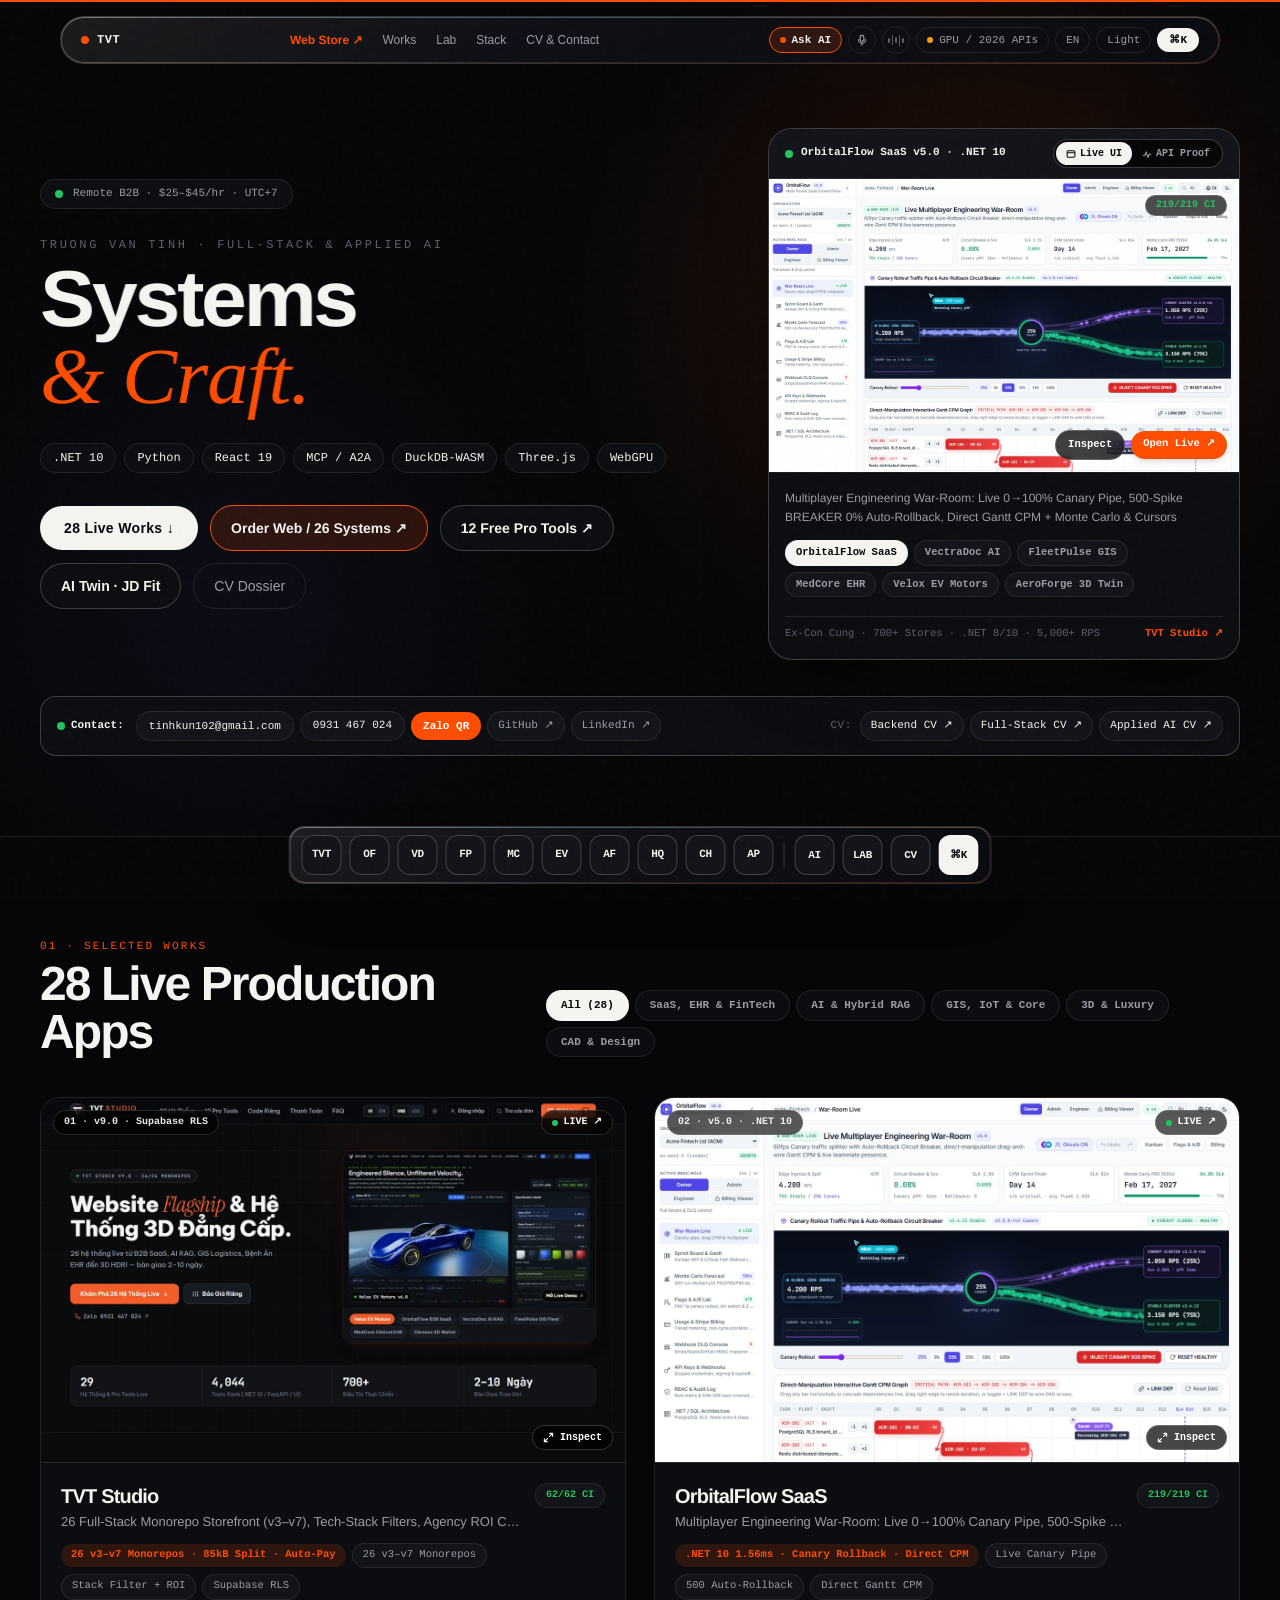
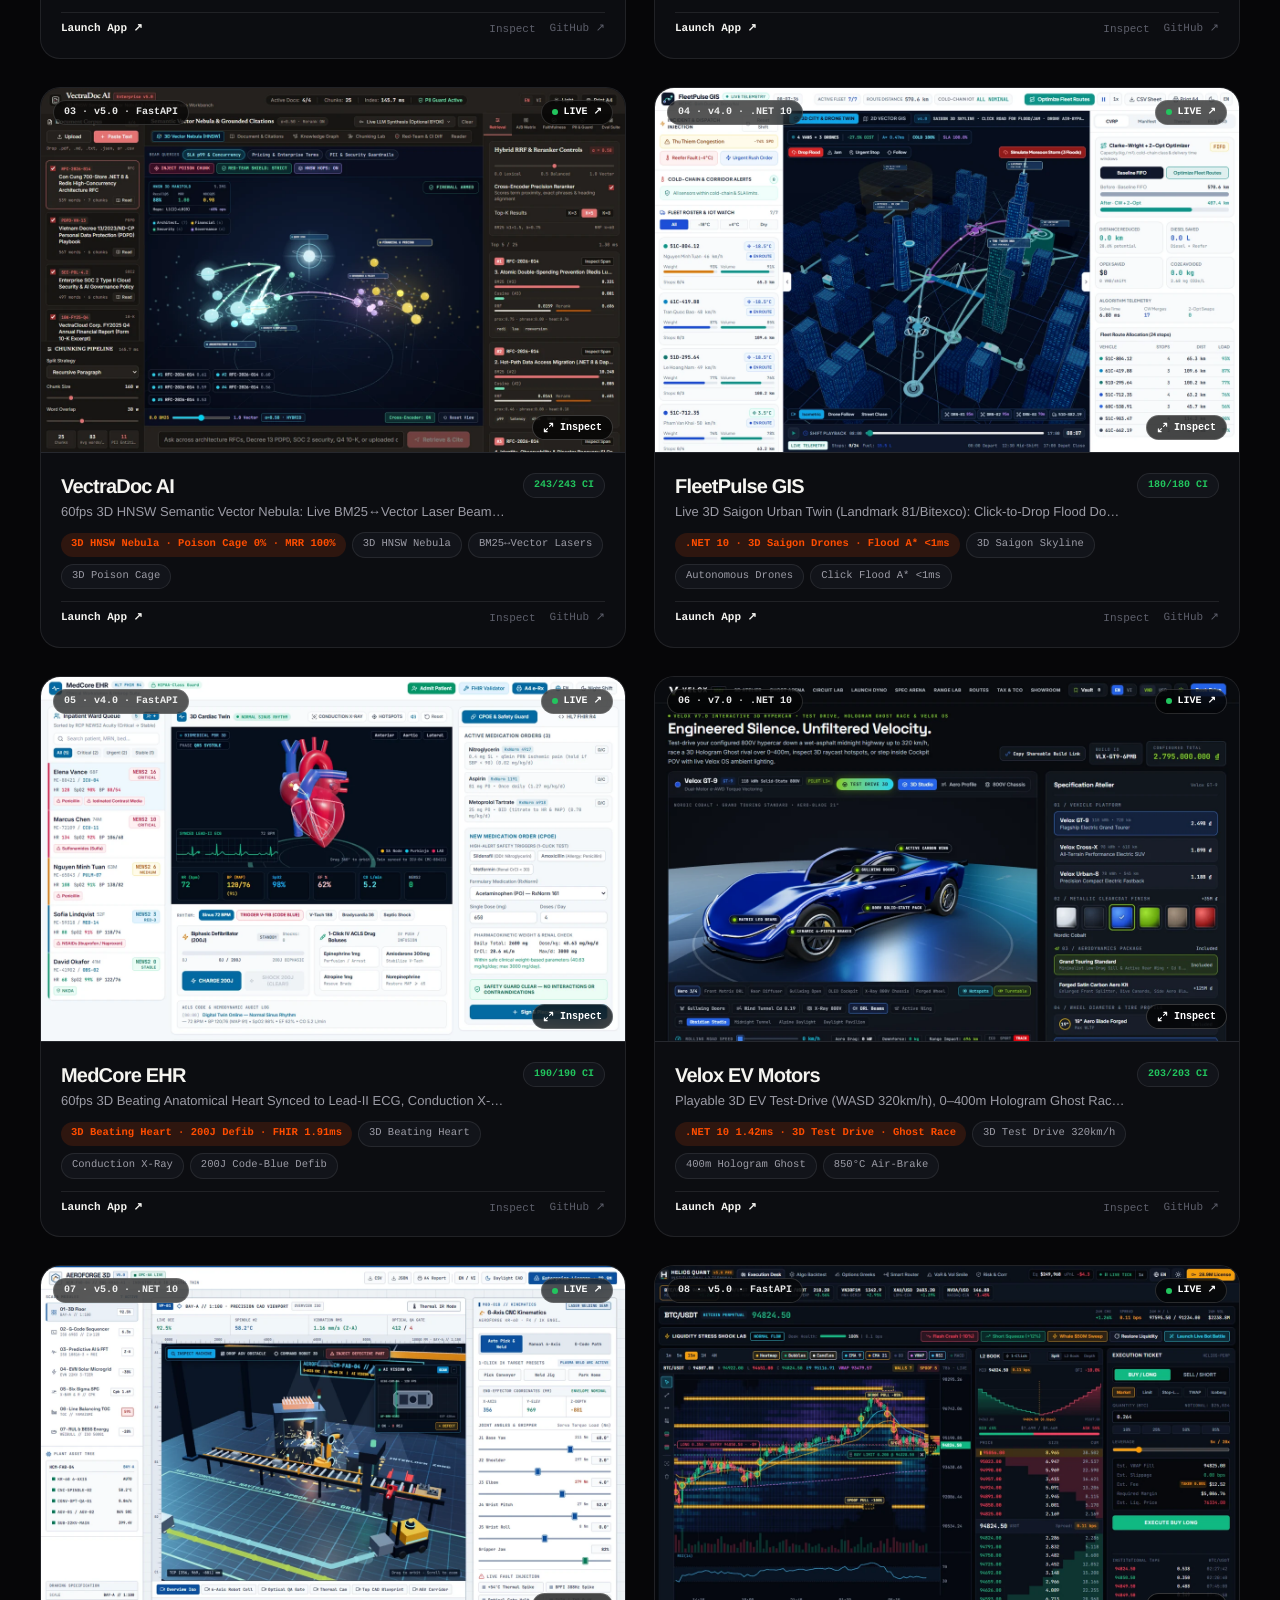
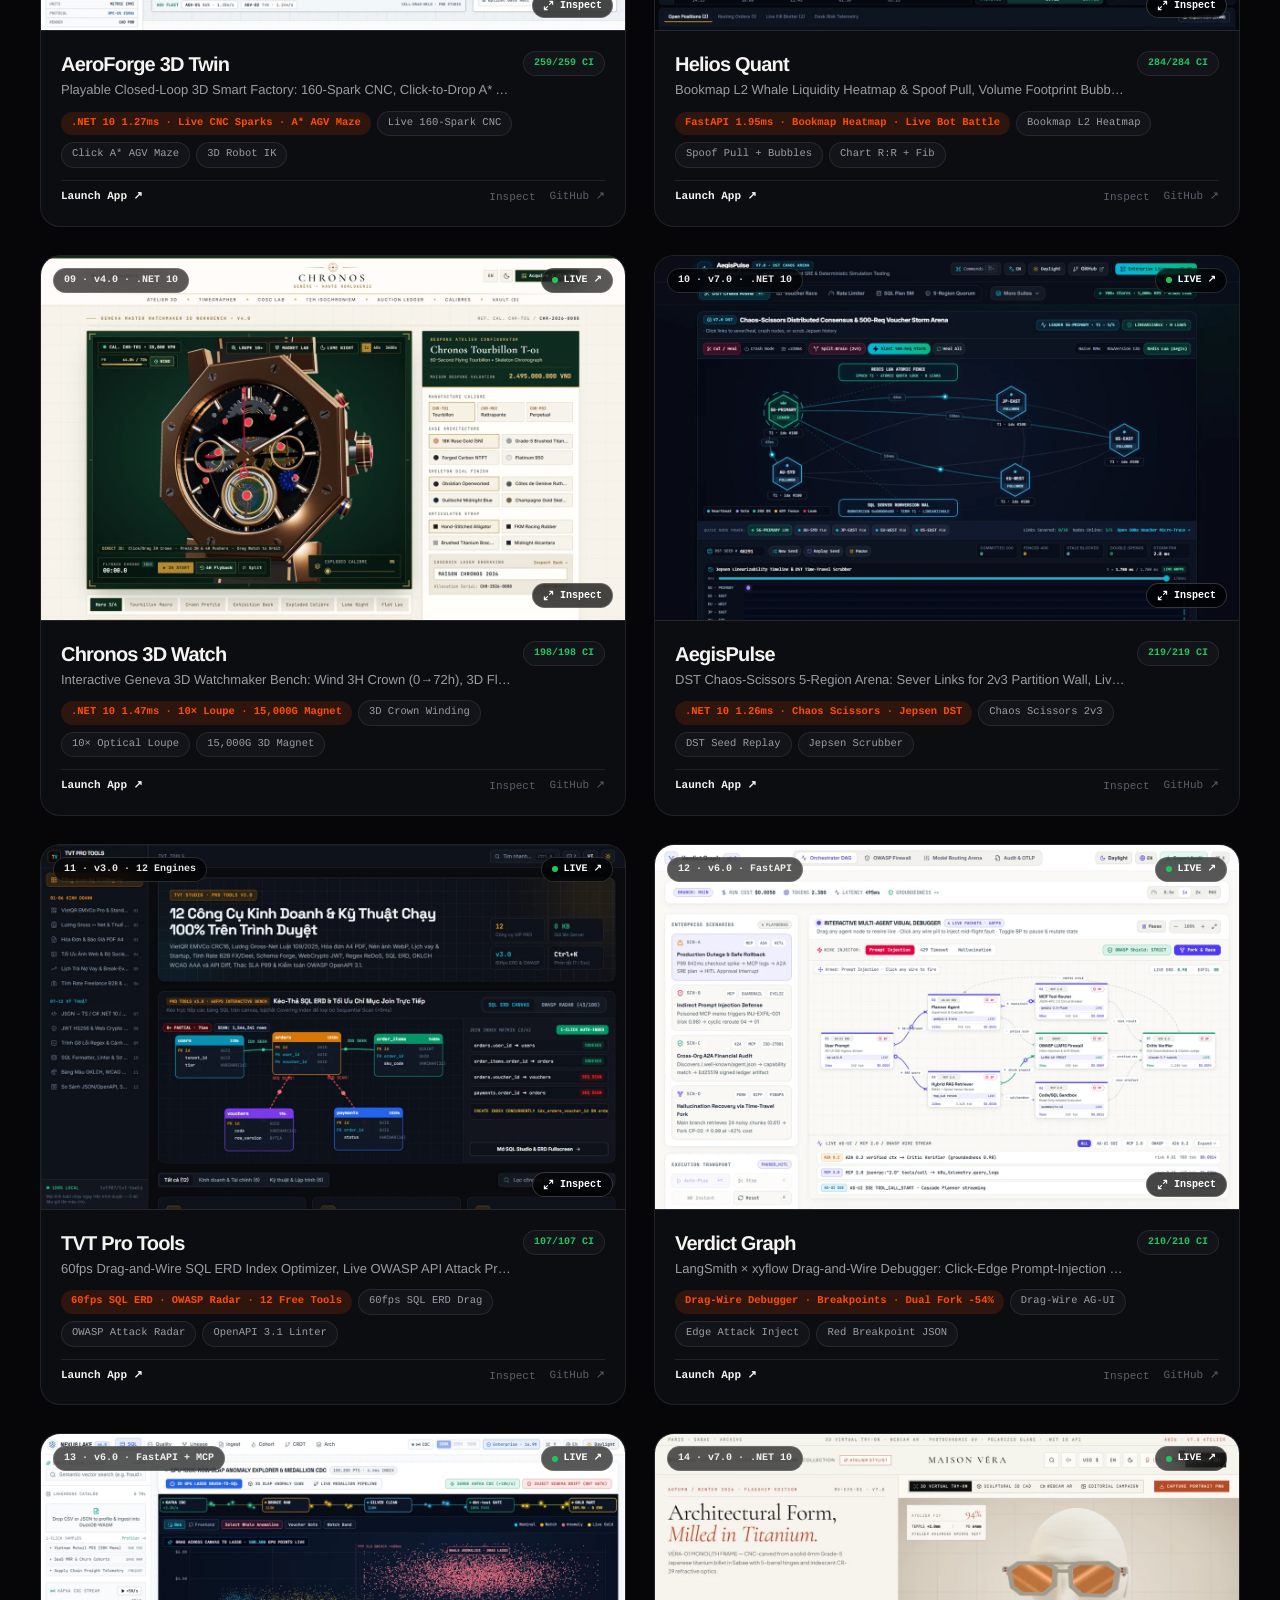
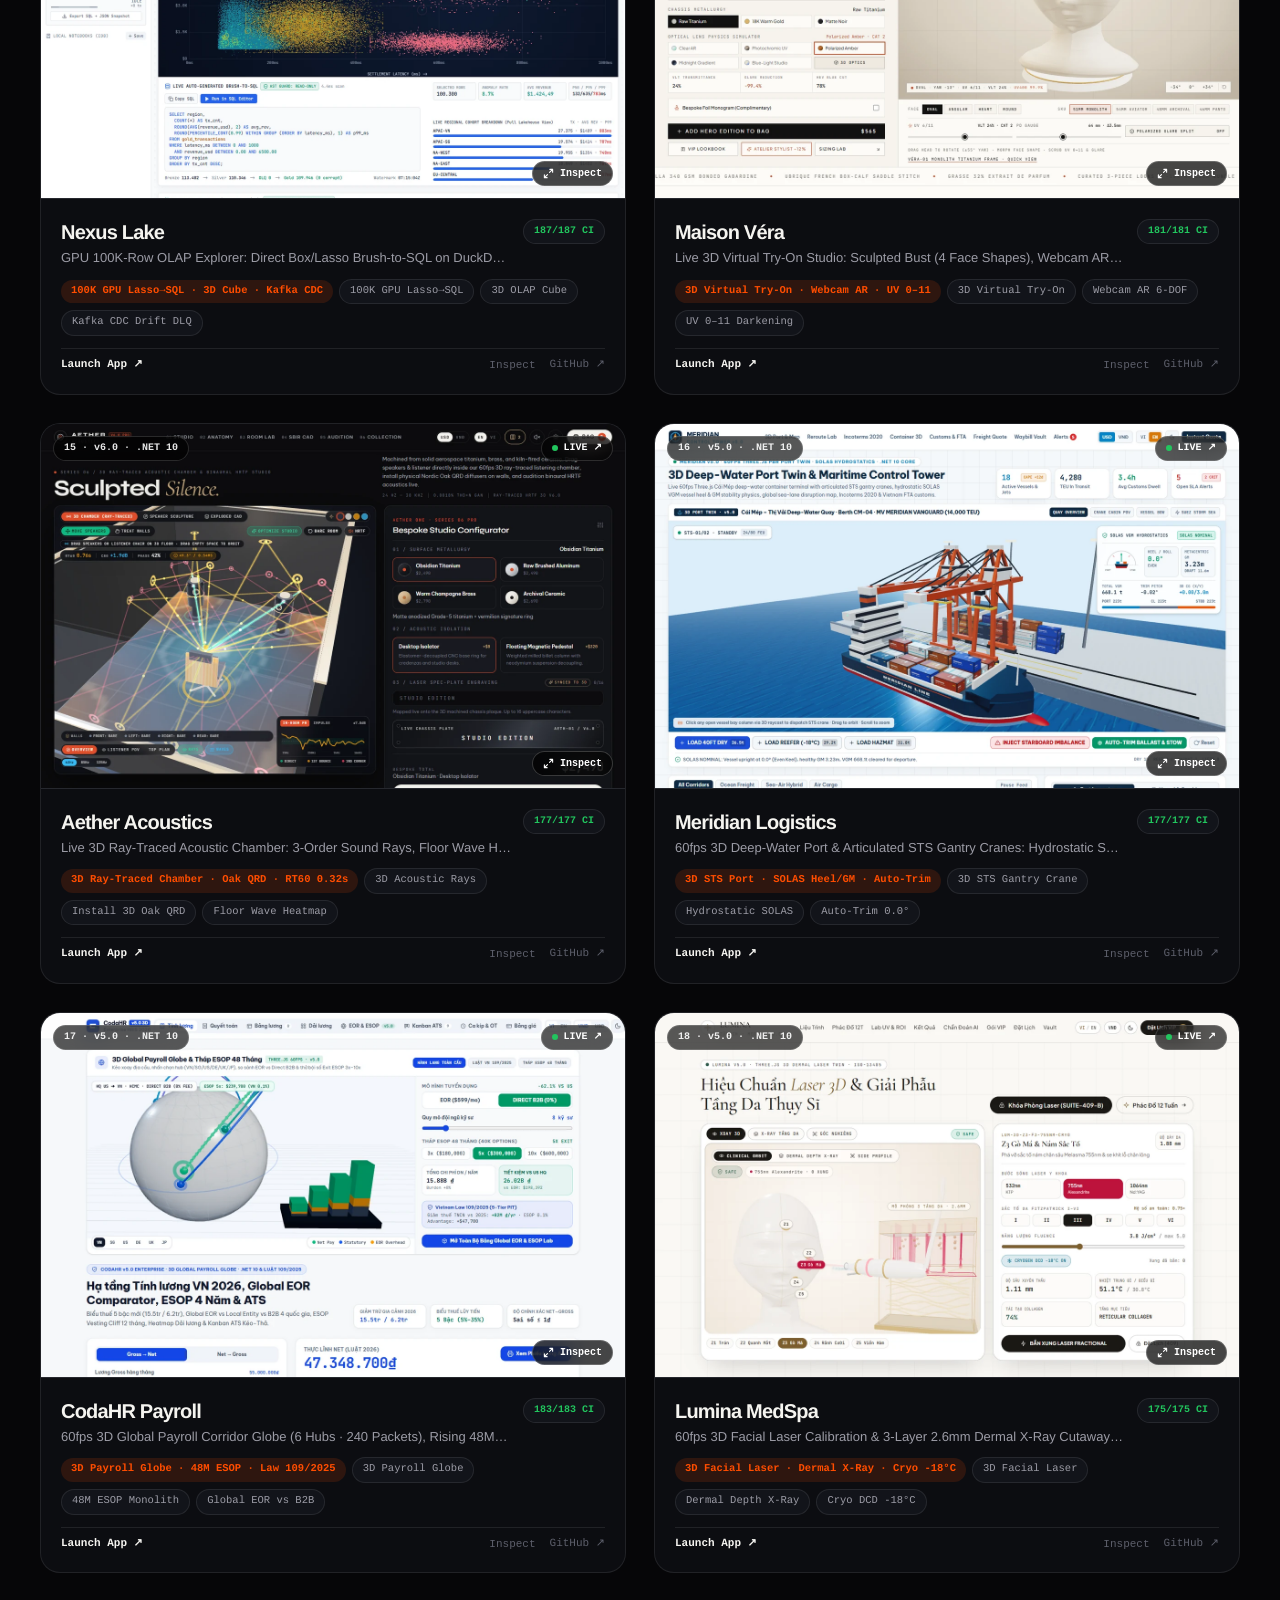
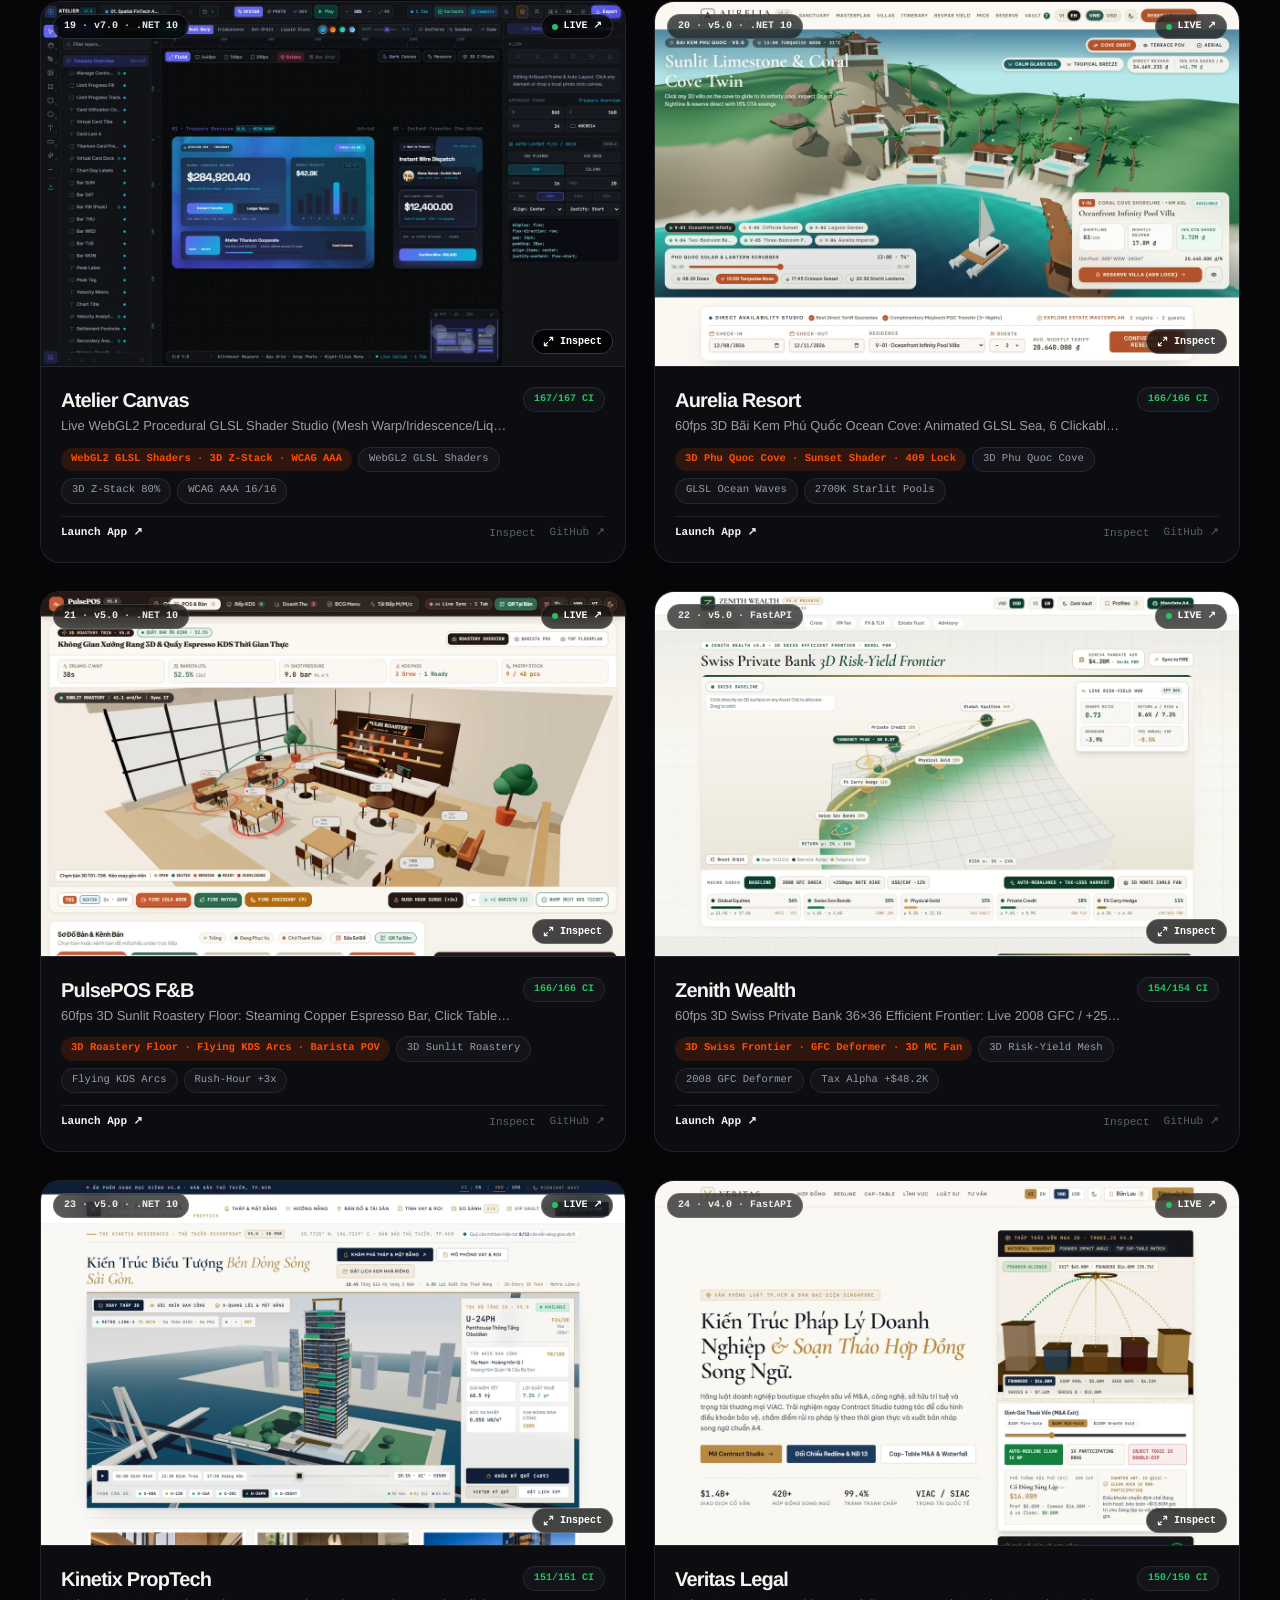
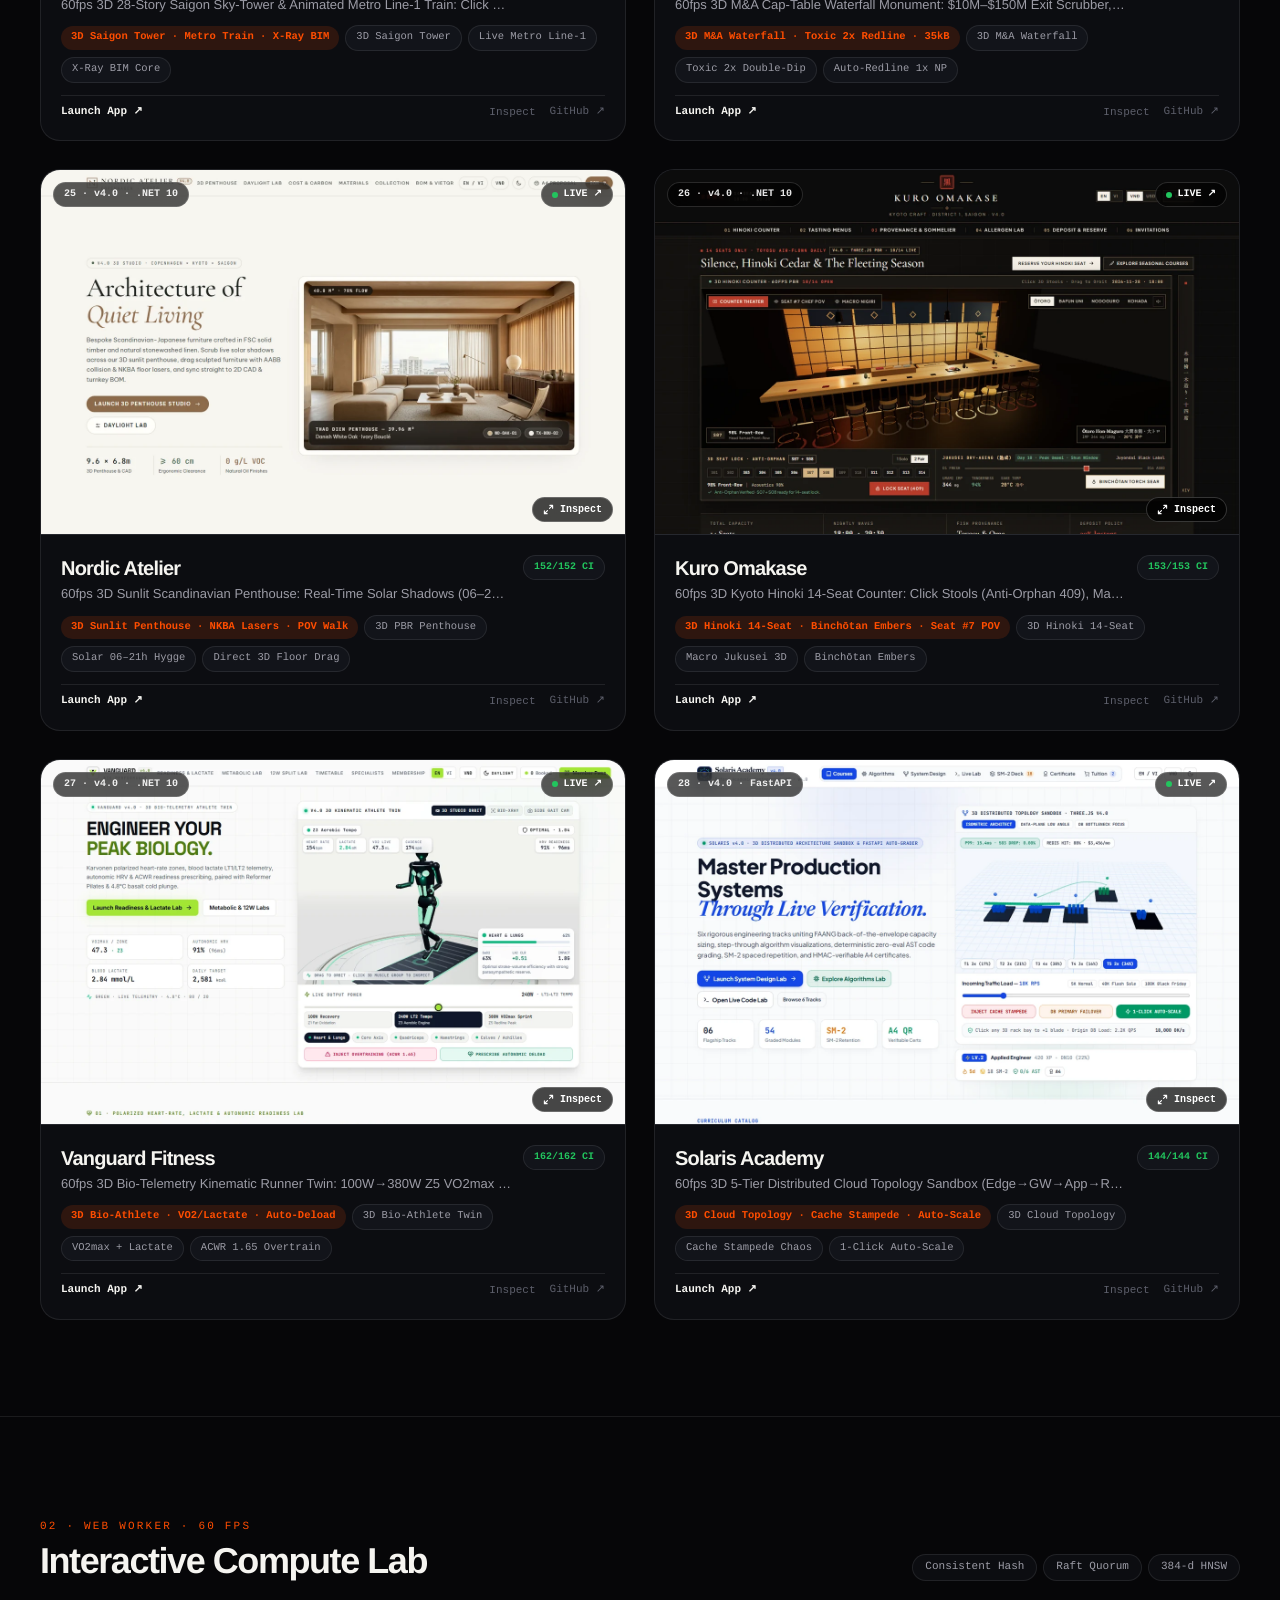
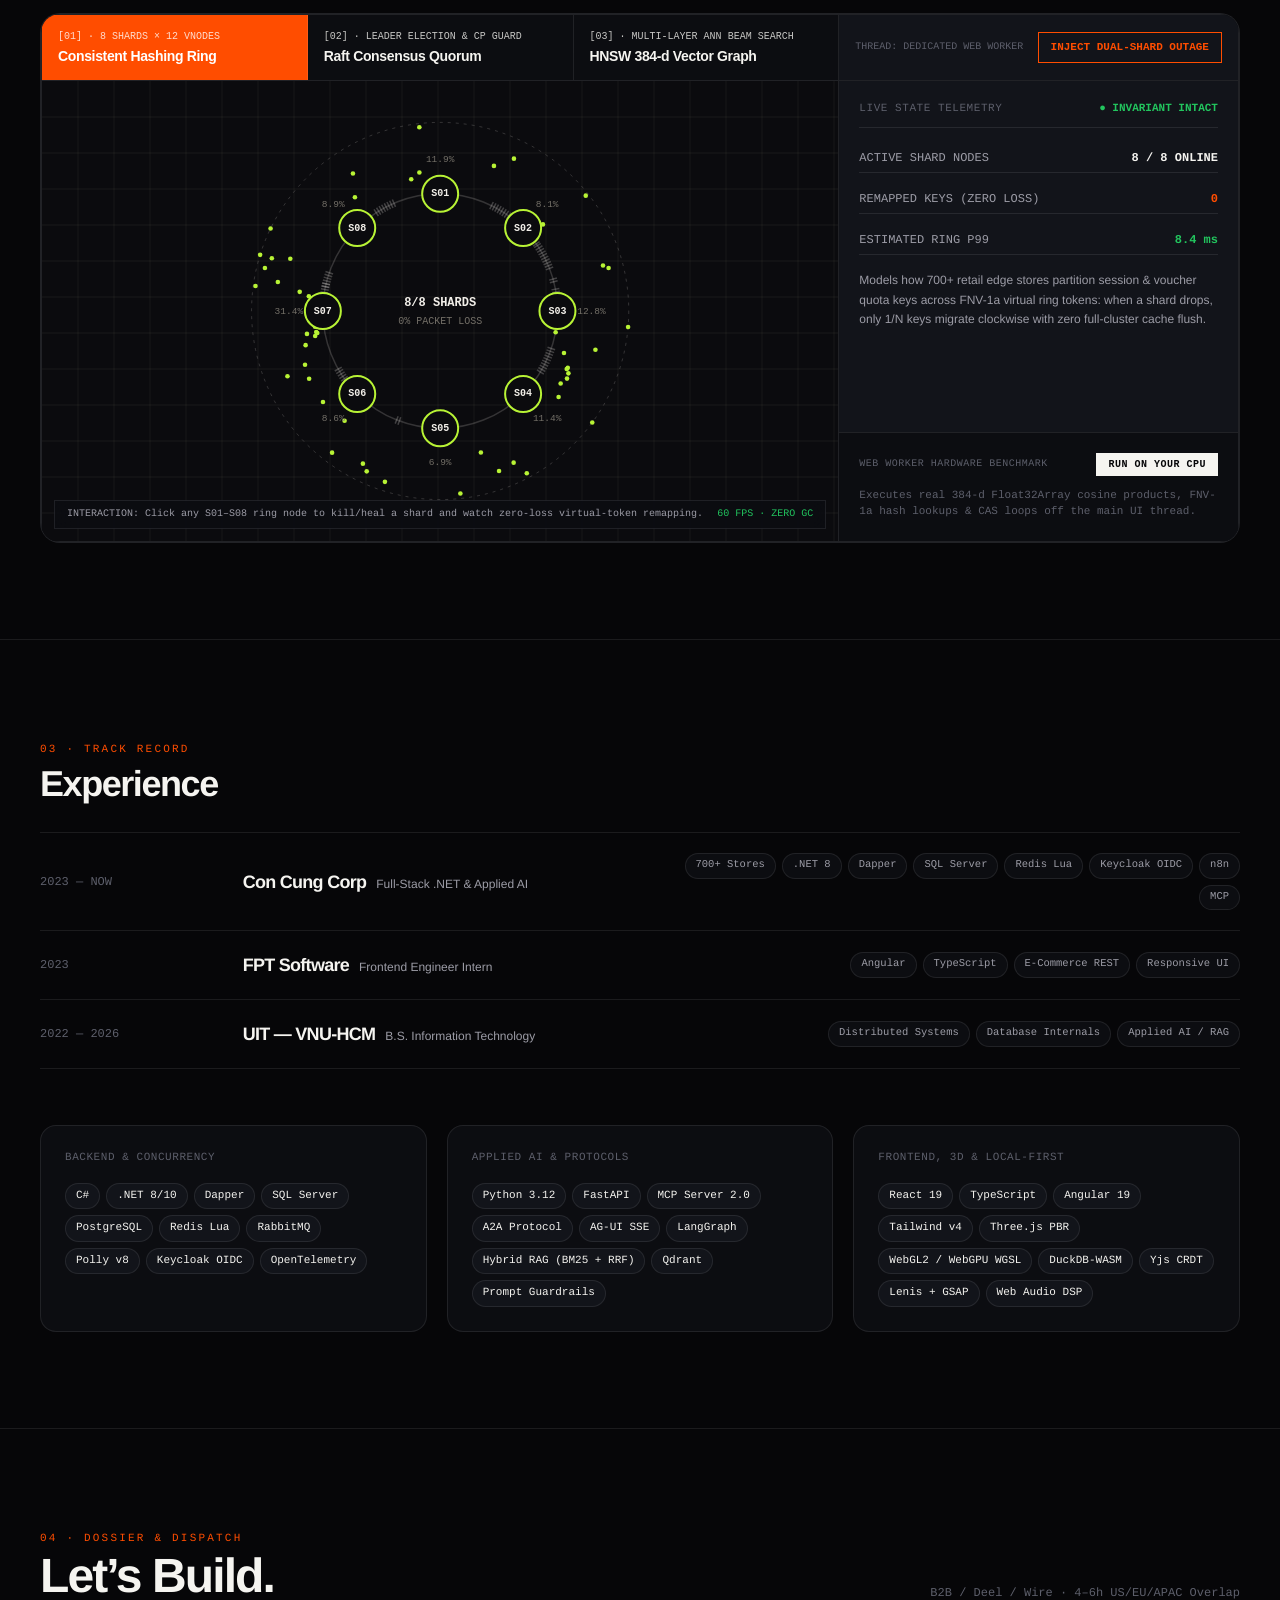
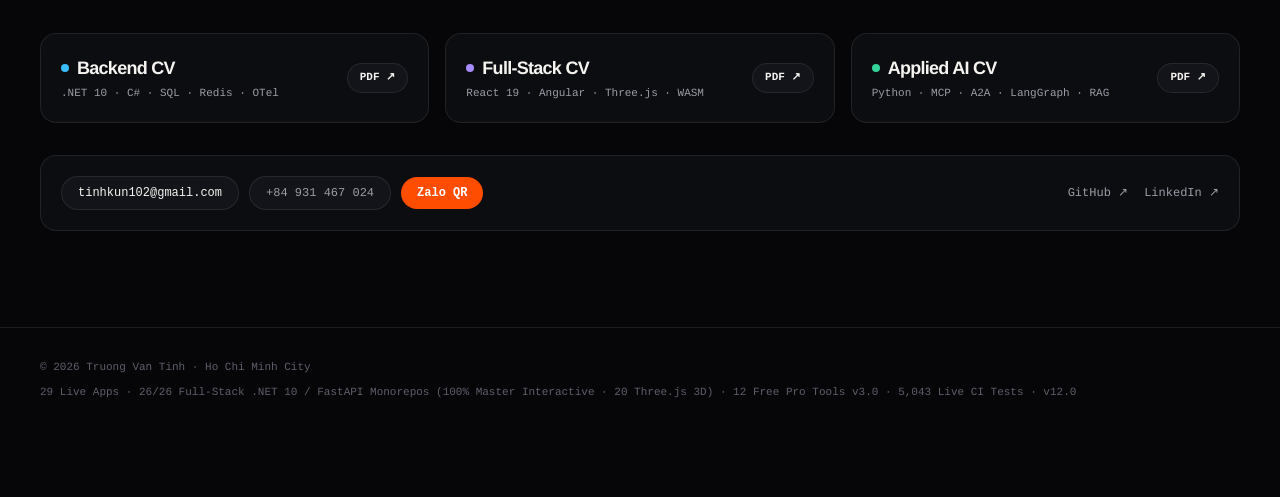
<file: index.html>
<!doctype html>
<html lang="en" data-theme="obsidian">
  <head>
    <meta charset="UTF-8" />
    <meta name="viewport" content="width=device-width, initial-scale=1.0" />
    <meta name="referrer" content="strict-origin-when-cross-origin" />
    <meta
      http-equiv="Content-Security-Policy"
      content="default-src 'self'; script-src 'self' 'inline-speculation-rules'; style-src 'self' 'unsafe-inline' https://fonts.googleapis.com; font-src 'self' https://fonts.gstatic.com; img-src 'self' data: blob:; frame-src 'self' https://tvt987.github.io; connect-src 'self' https://api.github.com; worker-src 'self' blob:; object-src 'none'; base-uri 'self';"
    />
    <link
      rel="icon"
      type="image/svg+xml"
      href="data:image/svg+xml,%3Csvg xmlns='http://www.w3.org/2000/svg' viewBox='0 0 64 64'%3E%3Crect width='64' height='64' fill='%23070708'/%3E%3Crect x='6' y='6' width='52' height='52' fill='none' stroke='%23F2EFE9' stroke-width='2'/%3E%3Ccircle cx='32' cy='32' r='12' fill='%23FF4D00'/%3E%3Cpath d='M32 6v52M6 32h52' stroke='%23F2EFE9' stroke-width='1.5' stroke-opacity='0.55'/%3E%3C/svg%3E"
    />
    <title>TRUONG VAN TINH — Systems Architecture &amp; Applied AI Atelier (29 Live Apps · 26 Monorepos · 3,481 CI)</title>
    <meta
      name="description"
      content="Hyperion Atelier v12.0 by Truong Van Tinh — 29 Live Production Web Apps, 26/26 Full-Stack .NET 10 & Python FastAPI Monorepos, Verified Sub-2ms API Benchmarks, 12 Free Pro Tools & 3,481 Automated Live CI Tests."
    />
    <meta
      property="og:title"
      content="TRUONG VAN TINH — Systems Architecture &amp; Applied AI Atelier (29 Live Apps · 26 Monorepos · 3,481 CI)"
    />
    <meta
      property="og:description"
      content="26/26 Full-Stack .NET 10 & Python FastAPI Production Monorepos, Sub-2ms Verified API Benchmarks, 29 Live Web Systems & 3,481 Automated CI Tests Green."
    />
    <meta property="og:type" content="website" />
    <link rel="preconnect" href="https://fonts.googleapis.com" />
    <link rel="preconnect" href="https://fonts.gstatic.com" crossorigin />
    <link
      href="https://fonts.googleapis.com/css2?family=Be+Vietnam+Pro:wght@600;700;800&family=Instrument+Serif:ital@0;1&family=JetBrains+Mono:wght@400;500;600;700&family=Space+Grotesk:wght@400;500;600;700&family=Syne:wght@600;700;800&display=swap"
      rel="stylesheet"
    />
    <script type="speculationrules">
      {
        "prefetch": [
          {
            "urls": [
              "https://tvt987.github.io/tvt-studio/",
              "https://tvt987.github.io/tvt-tools/",
              "https://tvt987.github.io/maison-vera/",
              "https://tvt987.github.io/velox-ev-motors/",
              "https://tvt987.github.io/verdict-graph/",
              "https://tvt987.github.io/aegispulse-distributed-sre/"
            ],
            "eagerness": "moderate"
          }
        ]
      }
    </script>
    <script type="module" crossorigin src="./assets/index-_Xz83gG2.js"></script>
    <link rel="modulepreload" crossorigin href="./assets/react-DxdQDRP7.js">
    <link rel="modulepreload" crossorigin href="./assets/motion-Cwj57GQ2.js">
    <link rel="modulepreload" crossorigin href="./assets/data-WlnbnKTN.js">
    <link rel="stylesheet" crossorigin href="./assets/index-B07RmmpI.css">
  </head>
  <body>
    <div id="root"></div>
  </body>
</html>
</file>
